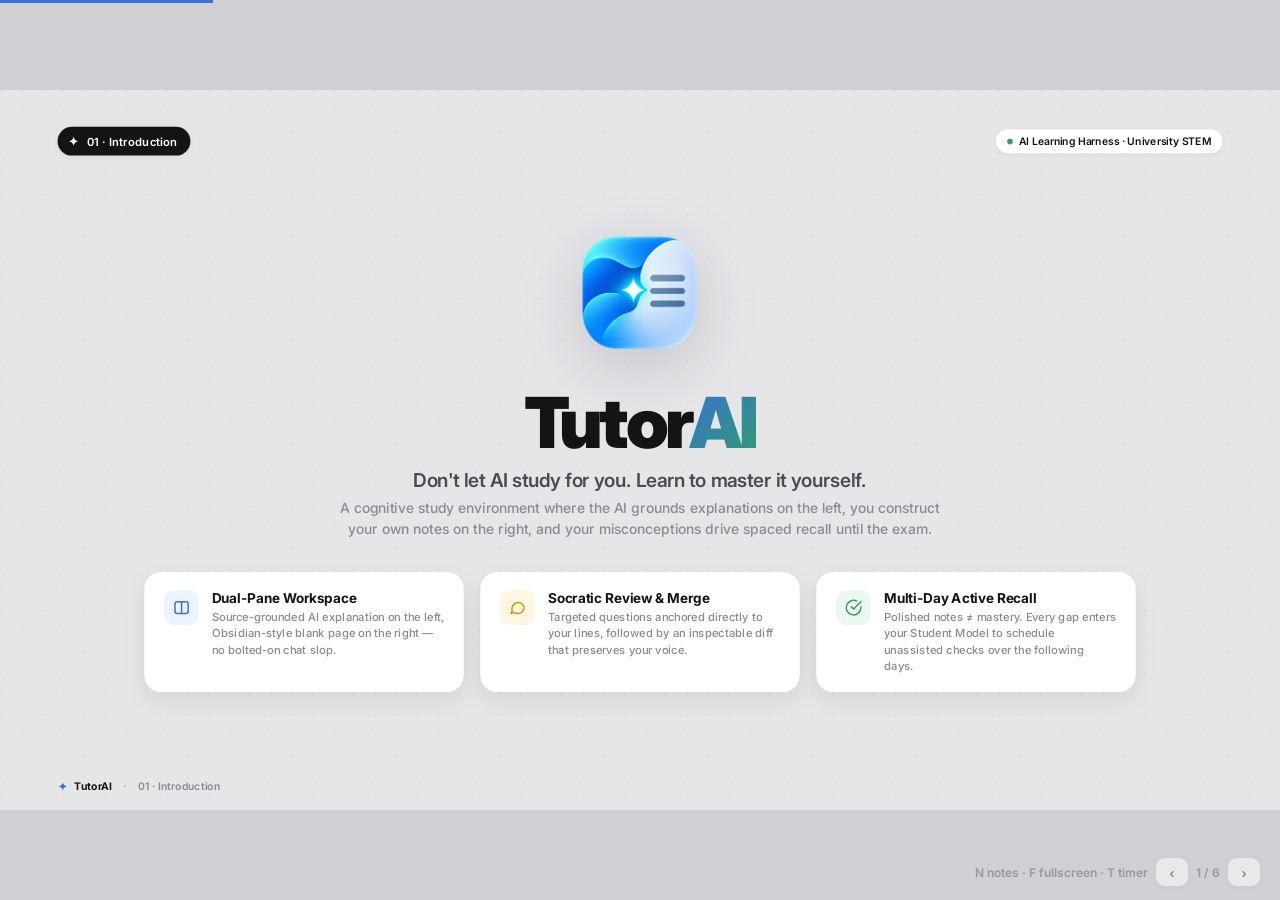
<file: docs/riferimenti/presentazione.html>
﻿<!DOCTYPE html>
<html lang="en">
<head>
<meta charset="UTF-8">
<link rel="icon" type="image/png" href="../../assets/logo.png">
<title>TutorAI — The AI Learning Harness</title>
<meta name="viewport" content="width=device-width, initial-scale=1">
<link rel="preconnect" href="https://fonts.googleapis.com">
<link rel="preconnect" href="https://fonts.gstatic.com" crossorigin>
<link href="https://fonts.googleapis.com/css2?family=Inter:wght@400;500;600;700;800;900&family=JetBrains+Mono:wght@400;500;700&display=swap" rel="stylesheet">
<style>
:root{
  --bg:#e6e6e9; --ink:#141416; --ink2:#4b4b52; --mute:#8a8a92; --faint:#a1a1aa; --line:#e2e2e6; --soft:#f6f6f7; --chip:#ececee;
  --blue:#3b6fd9; --blueS:#eef4ff; --red:#d9534f; --redS:#fceceb; --green:#2e9e6a; --greenS:#eef6f0; --greenI:#25603c;
  --amber:#cf9a12; --amberS:#fdf6e2; --amberI:#9a6b00;
  --f:Inter,system-ui,-apple-system,"Segoe UI",sans-serif; --m:"JetBrains Mono",Consolas,monospace;
  --sh:0 10px 28px rgba(20,20,25,.08); --shs:0 2px 8px rgba(20,20,25,.05); --shp:0 18px 44px rgba(20,20,25,.18);
}
*{box-sizing:border-box;margin:0;padding:0}
html,body{height:100%;overflow:hidden;background:#cfcfd4;font-family:var(--f);color:var(--ink);-webkit-font-smoothing:antialiased}
#stage{position:absolute;top:50%;left:50%;width:1600px;height:900px;transform-origin:center}
.slide{position:absolute;inset:0;padding:46px 72px 62px;overflow:hidden;
  background:radial-gradient(circle at 1px 1px,rgba(20,20,22,.05) 1px,transparent 0) 0 0/26px 26px,var(--bg);
  opacity:0;pointer-events:none;transition:opacity .45s ease;display:flex;flex-direction:column}
.slide.active{opacity:1;pointer-events:auto}
body.noanim *{transition:none!important;animation:none!important}

/* ---------- shared header & typography ---------- */
.toprow{display:flex;align-items:center;justify-content:space-between;gap:16px}
.kick{display:inline-flex;align-items:center;gap:10px;height:36px;padding:0 16px 0 13px;border-radius:18px;background:var(--ink);color:#fff;font-size:14px;font-weight:600;box-shadow:var(--shs)}
.kick svg{width:14px;height:14px;fill:#fff}
h1{font-size:47px;line-height:1.08;font-weight:800;letter-spacing:-.035em;margin-top:14px}
.blue{color:var(--blue)} .red{color:var(--red)} .green{color:var(--green)}
.sub{font-size:18.5px;color:var(--mute);font-weight:500;margin-top:7px;max-width:1180px;line-height:1.4}
.foot{position:absolute;left:72px;right:240px;bottom:22px;display:flex;align-items:center;gap:14px;font-size:13px;color:var(--mute);font-weight:600}
.foot .br{display:inline-flex;align-items:center;gap:8px;color:var(--ink);font-weight:700}
.foot .br svg{width:13px;height:13px;fill:var(--blue)}
.foot .sep{color:var(--faint)}

/* ---------- surfaces & chips ---------- */
.panel{background:var(--soft);border-radius:26px;box-shadow:var(--sh);padding:22px;position:relative}
.sheet{background:#fff;border-radius:20px;box-shadow:var(--shs);position:relative}
.chip{display:inline-flex;align-items:center;gap:8px;height:30px;padding:0 14px;border-radius:15px;font-size:13px;font-weight:600;white-space:nowrap}
.chip .d{width:7px;height:7px;border-radius:50%;background:currentColor;flex:none}
.chip.w{background:#fff;box-shadow:var(--shs);color:var(--ink)}
.chip.k{background:var(--ink);color:#fff}
.chip.g{background:var(--greenS);color:var(--greenI)}
.chip.r{background:var(--redS);color:var(--red)}
.chip.a{background:var(--amberS);color:var(--amberI)}
.chip.b{background:var(--blueS);color:var(--blue)}
.chip.n{background:var(--chip);color:var(--ink2);font-weight:500}
.num{width:32px;height:32px;border-radius:50%;background:var(--ink);color:#fff;display:grid;place-items:center;font-weight:700;font-size:14px;flex:none}
.num.bl{background:var(--blue)}
.num.rd{background:var(--red)}
.num.gr{background:var(--green)}
.steph{display:flex;gap:12px;align-items:center;margin-bottom:14px}
.steph b{display:block;font-size:18px;font-weight:700;letter-spacing:-.01em}
.steph span{display:block;font-size:13px;color:var(--mute);font-weight:500;margin-top:1px}
.mono{font-family:var(--m)}
.caret{display:inline-block;width:2px;height:1.15em;background:var(--blue);vertical-align:-.2em;margin-left:2px;border-radius:1px;animation:blink 1s steps(1) infinite}
@keyframes blink{50%{opacity:0}}
.arrowc{width:32px;height:32px;border-radius:50%;background:var(--ink);display:grid;place-items:center;box-shadow:var(--shs);flex:none}
.arrowc svg{width:15px;height:15px;stroke:#fff;fill:none;stroke-width:2.2;stroke-linecap:round;stroke-linejoin:round}

/* ---------- automatic cumulative animations per slide ---------- */
.cu{opacity:0;transform:translateY(14px)}
.cu.pop{transform:scale(.96) translateY(8px);transform-origin:20% 0}
.slide.active .cu{animation:cuIn .55s cubic-bezier(.2,.8,.2,1) var(--d,0s) forwards}
@keyframes cuIn{to{opacity:1;transform:none}}

.draw{stroke-dasharray:1;stroke-dashoffset:1}
.slide.active .draw{animation:draw 1.2s cubic-bezier(.6,0,.3,1) var(--d,.25s) forwards}
@keyframes draw{to{stroke-dashoffset:0}}

.growbar{transform-origin:left;transform:scaleX(0)}
.slide.active .growbar{animation:growX .8s cubic-bezier(.3,0,.2,1) var(--d,.3s) forwards}
@keyframes growX{to{transform:scaleX(1)}}

/* ================= SLIDE 1 · INTRO / COVER ================= */
.intro-wrap{flex:1;display:flex;flex-direction:column;justify-content:center;align-items:center;text-align:center;margin-top:-8px}
.logo-stage{position:relative;width:188px;height:188px;margin-bottom:24px;display:grid;place-items:center}
.logo-stage img{width:188px;height:188px;object-fit:contain;border-radius:36px;filter:drop-shadow(0 20px 38px rgba(20,20,28,.16))}
.orbit{transform-origin:94px 94px;animation:spinSlow 26s linear infinite}
@keyframes spinSlow{to{transform:rotate(360deg)}}
.intro-title{font-size:88px;font-weight:900;letter-spacing:-.045em;line-height:1;color:var(--ink)}
.intro-title span{background:linear-gradient(135deg,#3b6fd9 0%,#2e9e6a 100%);-webkit-background-clip:text;background-clip:text;color:transparent}
.intro-tag{margin-top:14px;font-size:24px;font-weight:600;color:var(--ink2);letter-spacing:-.015em}
.intro-sub{margin-top:8px;font-size:17.5px;color:var(--mute);font-weight:500;max-width:760px;line-height:1.5}
.intro-cards{display:grid;grid-template-columns:repeat(3,1fr);gap:20px;width:100%;max-width:1240px;margin-top:40px;text-align:left}
.icard{background:#fff;border-radius:22px;padding:22px 24px;box-shadow:var(--sh);display:flex;gap:16px;align-items:flex-start;border:1px solid rgba(20,20,22,.04)}
.icard .ic{width:44px;height:44px;border-radius:14px;display:grid;place-items:center;flex:none}
.icard .ic svg{width:22px;height:22px;fill:none;stroke-width:2;stroke-linecap:round;stroke-linejoin:round}
.icard b{display:block;font-size:17px;font-weight:700;letter-spacing:-.01em;color:var(--ink)}
.icard p{font-size:14px;color:var(--mute);font-weight:500;line-height:1.45;margin-top:4px}

/* ================= SLIDE 2 · PARADOX ================= */
.s1{display:grid;grid-template-columns:1.42fr 1fr;gap:26px;margin-top:22px;height:510px}
.s1 .hrow{display:flex;justify-content:space-between;align-items:center;margin-bottom:14px}
.s1 .hrow em{font-style:normal;font-size:13.5px;color:var(--mute);font-weight:600}
.s1 .chart{padding:16px;height:422px;display:flex;align-items:center}
.s1 svg text{font-family:var(--f)}
.flow{display:flex;flex-direction:column;align-items:center;gap:10px}
.fcard{width:100%;border-radius:18px;padding:16px 18px;display:flex;align-items:center;gap:15px;min-height:88px}
.fcard b{display:block;font-size:17px;font-weight:700}
.fcard small{display:block;font-size:13px;margin-top:3px;font-weight:500}
.fcard.c1{background:#fff;box-shadow:var(--shs)} .fcard.c1 small{color:var(--mute)}
.fcard.c2{background:var(--ink);color:#fff;box-shadow:var(--shp)} .fcard.c2 small{color:var(--faint)}
.fcard.c3{border:2px dashed #cfcfd6;background:rgba(255,255,255,.45)} .fcard.c3 b{color:var(--ink2)} .fcard.c3 small{color:var(--red)}
.tile{width:52px;height:52px;border-radius:14px;display:grid;place-items:center;flex:none}
.tile svg{width:26px;height:26px}
.docsk{margin-left:auto;width:84px;display:flex;flex-direction:column;gap:6px}
.docsk i{display:block;height:5px;border-radius:3px;background:rgba(255,255,255,.28)}
.bottom-bar{margin-top:18px;height:62px;padding:0 28px;border-radius:31px;background:var(--ink);color:#fff;display:flex;align-items:center;justify-content:space-between;box-shadow:var(--shp);font-size:19px;font-weight:700}
.bottom-bar .lft{display:flex;align-items:center;gap:12px}
.bottom-bar svg{width:18px;height:18px;fill:#fff;flex:none}
.bottom-bar .g{color:#7fd6a9} .bottom-bar .r{color:#ff8f8a}
.bottom-bar .rgt{display:flex;align-items:center;gap:8px;font-size:14px;font-weight:600;color:var(--faint)}

/* ================= SLIDE 3 · IMPROVED COGNITIVE METHOD & FOCUS ================= */
.s3-grid{display:grid;grid-template-columns:430px 1fr;gap:24px;margin-top:20px;height:462px}
.trap-card{background:var(--soft);border-radius:26px;box-shadow:var(--sh);padding:20px 22px;display:flex;flex-direction:column;border:1px solid rgba(217,83,79,.15)}
.trap-flow{background:#fff;border-radius:18px;padding:14px 16px;box-shadow:var(--shs);flex:1;display:flex;flex-direction:column;gap:10px}
.bub{border-radius:12px;padding:8px 13px;font-size:13px;font-weight:600}
.bub.u{background:var(--ink);color:#fff;margin-left:auto;width:max-content;border-bottom-right-radius:3px}
.bub.a{background:var(--soft);border-bottom-left-radius:3px;display:flex;flex-direction:column;gap:6px;padding:12px}
.bub.a .tag{font-size:11px;color:var(--mute);font-weight:700;letter-spacing:.04em;text-transform:uppercase;margin-bottom:2px}
.wl{height:6px;border-radius:3px;background:#d4d4dc}
.trap-vs{display:grid;grid-template-columns:1fr 1fr;gap:10px;margin-top:auto}
.trap-box{border-radius:14px;padding:11px 12px;display:flex;align-items:center;gap:10px}
.trap-box.bad{background:var(--redS)}
.trap-box.statbox{background:var(--soft);border:1px solid var(--line)}
.trap-box .ic{width:34px;height:34px;border-radius:10px;background:#fff;display:grid;place-items:center;flex:none;box-shadow:var(--shs)}
.trap-box .ic svg{width:18px;height:18px;stroke:var(--red);fill:none;stroke-width:1.9;stroke-linecap:round;stroke-linejoin:round}
.trap-box b{display:block;font-size:13px;color:var(--red);line-height:1.2}
.trap-box small{display:block;font-size:11.5px;color:var(--ink2);font-weight:500;margin-top:2px}
.stat-num{font-size:28px;font-weight:800;color:var(--ink);letter-spacing:-.03em;line-height:1}

.engine-card{background:var(--soft);border-radius:26px;box-shadow:var(--sh);padding:20px 24px;display:flex;flex-direction:column;gap:14px}
.eng-top{display:grid;grid-template-columns:1.12fr 1fr;gap:16px;flex:1}
.eng-box{background:#fff;border-radius:20px;padding:16px 18px;box-shadow:var(--shs);display:flex;flex-direction:column}
.eng-head{display:flex;align-items:center;justify-content:space-between;margin-bottom:10px}
.eng-head .l{display:flex;align-items:center;gap:9px;font-size:15.5px;font-weight:700}
.eng-head .sci{font-size:11px;font-weight:700;padding:3px 9px;border-radius:99px;background:var(--blueS);color:var(--blue)}
.paths-2{display:grid;grid-template-columns:1fr 1fr;gap:10px;flex:1}
.pcard{border-radius:15px;padding:13px 14px;display:flex;flex-direction:column;gap:5px}
.pcard.l{background:var(--soft);border:1px solid var(--line)}
.pcard.r{background:var(--ink);color:#fff}
.pcard .top{display:flex;align-items:center;justify-content:space-between}
.pcard .top b{font-size:14.5px;font-weight:700}
.pcard p{font-size:12px;line-height:1.4;font-weight:500;color:var(--mute)}
.pcard.r p{color:var(--faint)}
.pcard .pill-mini{margin-top:auto;font-size:11px;font-weight:700;padding:3px 8px;border-radius:6px;width:max-content}
.pcard.l .pill-mini{background:var(--blueS);color:var(--blue)}
.pcard.r .pill-mini{background:rgba(255,255,255,.14);color:#7fd6a9}
.unit-strip{margin-top:10px;padding-top:10px;border-top:1px solid var(--line);display:flex;align-items:center;justify-content:space-between;gap:10px}
.unit-strip span{font-size:12px;font-weight:600;color:var(--ink2);white-space:nowrap}
.bks{display:flex;gap:5px;flex:1}
.bk{height:25px;padding:0 8px;border-radius:7px;display:grid;place-items:center;font-size:11.5px;font-weight:700;background:var(--soft);color:var(--faint);border:1px solid var(--line);flex:1}
.bk.done{background:var(--greenS);color:var(--greenI);border-color:transparent}
.bk.cur{background:var(--blue);color:#fff;border-color:transparent}

.fade-list{display:flex;flex-direction:column;gap:11px;flex:1;justify-content:center}
.lv{display:grid;grid-template-columns:1fr;gap:4px}
.lv .top{display:flex;justify-content:space-between;align-items:center;font-size:13px;font-weight:700}
.lv .top em{font-style:normal;font-size:11.5px;color:var(--blue);font-weight:700;font-family:var(--m)}
.lv .tr{height:8px;border-radius:4px;background:var(--chip);overflow:hidden}
.lv .tr i{display:block;height:100%;border-radius:4px;background:linear-gradient(90deg,var(--blue),#2e9e6a)}
.lv small{font-size:12px;color:var(--mute);font-weight:500}

/* Bottom psychology + active role loop bar */
.loop-bar{margin-top:16px;height:78px;background:#fff;border-radius:39px;box-shadow:var(--sh);display:flex;align-items:center;padding:0 16px;gap:6px}
.jn{display:flex;align-items:center;gap:10px;padding:7px 14px 7px 9px;border-radius:30px}
.jn .ic{width:40px;height:40px;border-radius:50%;background:var(--soft);display:grid;place-items:center;flex:none}
.jn .ic svg{width:18px;height:18px;stroke:var(--ink2);fill:none;stroke-width:1.8;stroke-linecap:round;stroke-linejoin:round}
.jn b{display:block;font-size:10px;letter-spacing:.07em;text-transform:uppercase;color:var(--mute);font-weight:700}
.jn span{display:block;font-size:14.5px;font-weight:700;margin-top:1px;white-space:nowrap}
.jn.on{background:var(--ink);color:#fff}
.jn.on .ic{background:rgba(255,255,255,.14)} .jn.on .ic svg{stroke:#fff} .jn.on b{color:#8fb2ff}
.jl{flex:1;height:2px;background:repeating-linear-gradient(90deg,#cfcfd6 0 6px,transparent 6px 12px);min-width:10px}

/* ================= SLIDE 4 · DUAL-PANE APP ================= */
.app{display:grid;grid-template-columns:72px 1fr 1fr;gap:14px;margin-top:18px;height:626px;position:relative}
.rail{background:#161618;border-radius:26px;box-shadow:var(--sh);display:flex;flex-direction:column;align-items:center;padding:16px 0 18px;gap:6px}
.grip{display:grid;grid-template-columns:4px 4px;gap:4px;margin-bottom:8px}.grip i{width:3px;height:3px;border-radius:50%;background:#76767f}
.rail .logo{width:22px;height:22px;fill:#fff;margin-bottom:12px}
.rb{width:56px;height:54px;border-radius:15px;display:flex;flex-direction:column;align-items:center;justify-content:center;gap:4px;color:var(--faint);font-size:10.5px;font-weight:500}
.rb svg{width:19px;height:19px;stroke:currentColor;fill:none;stroke-width:1.7;stroke-linecap:round;stroke-linejoin:round}
.rb.on{background:#fff;color:var(--ink);font-weight:600;box-shadow:var(--shs)}
.rail .pg{margin-top:auto;text-align:center;color:#fff;font-weight:700;font-size:14px;line-height:1.2}
.rail .pg small{display:block;color:var(--faint);font-size:10px;font-weight:500}
.rail .tg{width:38px;height:56px;border-radius:19px;background:rgba(255,255,255,.08);display:flex;justify-content:center;padding-top:5px;margin-top:10px}
.rail .tg i{width:28px;height:28px;border-radius:50%;background:#fff;display:grid;place-items:center}
.rail .tg i::after{content:"";width:8px;height:8px;border-radius:50%;border:1.7px solid var(--ink)}
.lpane{background:var(--soft);border-radius:26px;box-shadow:var(--sh);padding:16px 18px 18px;display:flex;flex-direction:column;gap:12px}
.lpane .pills{display:flex;gap:8px;align-items:center}
.lpane .sheet{flex:1;padding:22px 26px;display:flex;flex-direction:column}
.ai h3{font-size:23px;font-weight:700;letter-spacing:-.02em;margin-bottom:8px}
.ai p{font-size:14.5px;line-height:1.58;color:var(--ink2)}
.ai .cite{font-family:var(--m);font-size:11px;font-weight:600;color:var(--blue);background:var(--blueS);border-radius:6px;padding:2px 6px;margin-left:4px;vertical-align:1px}
.schema{margin:12px 0;border-radius:14px;background:var(--soft);border:1px solid var(--line);padding:6px 10px}
.schema text{font-family:var(--m)}
.sel{font-size:15px;font-weight:600;line-height:1.5;color:var(--ink);padding:6px 8px;margin:0 -8px;border-radius:8px;
  background:linear-gradient(rgba(59,111,217,.15),rgba(59,111,217,.15)) no-repeat 0 0/0% 100%;
  border-bottom:2px solid transparent}
.slide.active .sel{animation:selHl .7s cubic-bezier(.6,0,.3,1) .45s forwards}
@keyframes selHl{to{background-size:100% 100%;border-bottom-color:var(--blue)}}
.popup{position:relative;margin-top:12px;background:#fff;border:1px solid var(--line);border-radius:18px;padding:14px 16px;box-shadow:var(--shp)}
.popup::before{content:"";position:absolute;top:-8px;left:72px;width:13px;height:13px;background:#fff;border-left:1px solid var(--line);border-top:1px solid var(--line);transform:rotate(45deg)}
.popup .tl{font-size:10.5px;font-weight:700;letter-spacing:.05em;color:var(--mute);margin-bottom:8px}
.popup .chips{display:flex;gap:7px;margin-bottom:10px;flex-wrap:wrap}
.popup .chips .chip{height:29px;font-size:12.5px;padding:0 12px}
.popup .in{background:var(--soft);border-radius:10px;padding:9px 12px;font-size:13.5px;color:var(--ink2);font-weight:500}
.popup .ft{display:flex;align-items:center;justify-content:space-between;margin-top:10px;font-size:12.5px;color:var(--mute);font-weight:500}
.btnk{height:28px;padding:0 14px;border-radius:14px;background:var(--ink);color:#fff;font-size:12.5px;font-weight:600;display:inline-flex;align-items:center;gap:6px}
.rpane{background:#fff;border-radius:26px;box-shadow:var(--sh);padding:18px 30px 22px;display:flex;flex-direction:column}
.obar{display:flex;align-items:center;justify-content:space-between;padding-bottom:12px;border-bottom:1.5px solid var(--chip)}
.obar .p{font-family:var(--m);font-size:12.5px;color:var(--mute)}
.obar .chip{background:var(--soft);color:var(--ink2);height:28px;font-size:12px}
.obar .chip .d{color:var(--green)}
.obs{padding-top:18px;flex:1}
.obs .h1{font-size:27px;font-weight:700;letter-spacing:-.02em;margin-bottom:12px}
.obs .h2{font-size:17.5px;font-weight:700;margin:12px 0 4px;display:flex;align-items:center;gap:8px}
.obs .h2 i{font-family:var(--m);font-style:normal;font-size:13px;color:var(--mute);font-weight:600}
.obs .li{font-size:15px;line-height:1.9;color:var(--ink2);padding-left:4px}
.obs .li.me{color:var(--ink);font-weight:600}
.obs .ph{font-size:14px;font-style:italic;color:var(--faint);margin-top:14px}
.guard{display:flex;gap:8px;margin-bottom:12px}
.donebar{height:54px;border-radius:27px;background:var(--ink);color:#fff;display:flex;align-items:center;justify-content:center;font-size:15.5px;font-weight:600;box-shadow:var(--shs);position:relative}
.donebar .go{position:absolute;right:10px;width:36px;height:36px;border-radius:50%;background:var(--green);display:grid;place-items:center}
.donebar .go svg{width:17px;height:17px;stroke:#fff;fill:none;stroke-width:2.2;stroke-linecap:round;stroke-linejoin:round}

/* ================= SLIDE 5 · SOCRATIC REVIEW & MERGE ================= */
.s4{display:grid;grid-template-columns:1fr 1fr;gap:36px;margin-top:20px;height:598px;position:relative}
.s4 .panel{display:flex;flex-direction:column}
.s4 .sheet{flex:1;padding:18px 26px;overflow:hidden}
.s4 .mid{position:absolute;left:50%;top:50%;transform:translate(-50%,-50%);z-index:3}
.note .li{font-size:14.5px;line-height:1.8;color:var(--ink2)}
.note .h1{font-size:23px;font-weight:700;letter-spacing:-.02em;margin:12px 0 4px}
.note .h2{font-size:16px;font-weight:700;margin-top:8px;display:flex;gap:8px;align-items:center}
.note .h2 i{font-family:var(--m);font-style:normal;font-size:12.5px;color:var(--mute)}
.mk{display:flex;align-items:center;gap:8px;margin:6px 0 0;padding:6px 10px;border-radius:8px;font-size:14.5px;font-weight:600;color:var(--ink);
  background:rgba(207,154,18,.18);border-bottom:2px dashed var(--amber)}
.mk .bdg{width:20px;height:20px;border-radius:50%;background:var(--amber);color:#fff;font-size:11px;font-weight:800;display:grid;place-items:center;flex:none}
.dpop{position:relative;margin-top:12px;background:var(--ink);border-radius:18px;padding:16px 18px;box-shadow:var(--shp);color:#fff}
.dpop::before{content:"";position:absolute;top:-7px;left:64px;width:13px;height:13px;background:var(--ink);transform:rotate(45deg)}
.dpop .tl{display:flex;align-items:center;gap:8px;font-size:11px;font-weight:700;letter-spacing:.05em;color:#f0c24d}
.dpop .tl i{width:7px;height:7px;border-radius:50%;background:var(--amber)}
.dpop .qq{font-size:15px;font-weight:500;line-height:1.48;margin-top:7px}
.dpop .qq span{color:var(--faint)}
.dpop .rep{margin-top:12px;background:#26262b;border-radius:12px;padding:10px 13px;font-size:14px;color:#ececef;display:flex;align-items:center;gap:10px;min-height:44px}
.dpop .rep .t{flex:1}
.dpop .send{height:26px;padding:0 13px;border-radius:13px;background:var(--green);font-size:12px;font-weight:700;display:grid;place-items:center;flex:none}
.inv{font-size:13px;color:var(--faint);font-weight:500;display:flex;align-items:center;gap:8px;margin-top:6px}
.inv i{font-style:normal;font-family:var(--m);font-size:11px;background:var(--soft);border-radius:6px;padding:2px 7px;color:var(--mute)}
.del{margin-top:8px;background:var(--redS);border-radius:8px;padding:6px 10px;font-size:14px;color:var(--red);text-decoration:line-through;font-weight:500}
.add{margin-top:8px;background:var(--greenS);border:1.5px solid var(--green);border-radius:12px;padding:10px 14px;font-size:14px;line-height:1.52;color:var(--ink)}
.add b{display:block;color:var(--greenI);font-size:13px;margin-bottom:2px}
.add .cite{font-family:var(--m);font-size:11px;font-weight:600;color:var(--blue);background:#fff;border-radius:6px;padding:2px 6px;margin-left:4px}
.mbtns{display:flex;gap:8px;margin-top:14px;align-items:center}
.mbtns .btnk{height:36px;padding:0 18px;font-size:13.5px;border-radius:18px}
.mbtns .btnr{height:36px;padding:0 16px;border-radius:18px;background:var(--redS);color:var(--red);font-size:13.5px;font-weight:600;display:inline-flex;align-items:center}
.mbtns .btng{height:36px;padding:0 16px;border-radius:18px;background:var(--chip);color:var(--ink2);font-size:13.5px;font-weight:600;display:inline-flex;align-items:center}
.lacuna{margin-top:12px}

/* ================= SLIDE 6 · RECALL & MASTERY ================= */
.s5{display:grid;grid-template-columns:1fr 1.12fr;gap:24px;margin-top:20px;height:496px}
.s5 .quiz{padding:20px 24px;flex:1;display:flex;flex-direction:column}
.s5 .qtext{font-size:19px;font-weight:700;line-height:1.42;letter-spacing:-.01em;margin:14px 0 4px}
.s5 .qtext span{display:block;font-size:15px;font-weight:500;color:var(--ink2);line-height:1.55;margin-bottom:2px}
.qopt{border-radius:13px;background:var(--soft);padding:12px 15px;font-size:15px;color:var(--ink2);font-weight:500;margin-top:9px;display:flex;align-items:center;gap:12px;cursor:pointer;transition:all .2s;border:1.5px solid transparent}
.qopt:hover{background:#efeff2}
.qopt .l{width:25px;height:25px;border-radius:7px;background:#fff;display:grid;place-items:center;font-family:var(--m);font-size:12px;font-weight:700;color:var(--mute);box-shadow:var(--shs);flex:none}
.qopt.right{background:var(--greenS);border-color:var(--green);color:var(--greenI);font-weight:700}
.qopt.right .l{background:var(--green);color:#fff}
.qopt.wrong{background:var(--redS);border-color:var(--red);color:var(--red)}
.qopt.wrong .l{background:var(--red);color:#fff}
.fb{margin-top:10px;font-size:13.5px;font-weight:500;color:var(--mute);min-height:20px}
.fb b{color:var(--greenI)}
.nextq{margin-top:auto;padding-top:12px;border-top:1.5px solid var(--chip);font-size:13px;color:var(--mute);font-weight:500;display:flex;align-items:center;gap:8px}
.rcol{display:flex;flex-direction:column;gap:16px}
.rcol .panel{padding:16px 20px}
.rcol .ttl{display:flex;justify-content:space-between;align-items:center;margin-bottom:8px}
.rcol .ttl b{font-size:16.5px;font-weight:700}
.chart5 text{font-family:var(--f)}
.mrow{display:grid;grid-template-columns:190px 1fr 176px;gap:14px;align-items:center;padding:5px 0;font-size:14.5px;font-weight:600}
.mrow + .mrow{border-top:1px solid var(--chip)}
.trk{display:grid;grid-template-columns:repeat(4,1fr);gap:5px}
.trk i{height:8px;border-radius:4px;background:var(--chip)}
.trk i.on{background:var(--c)}
.mrow .chip{justify-content:center;height:27px;font-size:12px}
.closing{margin-top:18px;height:74px;border-radius:37px;background:var(--ink);color:#fff;display:flex;align-items:center;justify-content:center;gap:16px;box-shadow:var(--shp);font-size:24px;font-weight:700;letter-spacing:-.015em}
.closing svg{width:20px;height:20px;fill:#fff;flex:none}
.closing .s{color:var(--faint);font-weight:500}
.closing .hl{background:linear-gradient(90deg,#8fb2ff,#7fd6a9);-webkit-background-clip:text;background-clip:text;color:transparent}

/* ---------- nav, notes & timer ---------- */
#tm{font-family:var(--m);font-size:12px;display:none;background:#fff;border-radius:9px;padding:6px 10px;box-shadow:var(--shs);color:var(--ink)}
#tm.show{display:inline-block}
#tm.over{color:var(--red)}
#nav{position:fixed;bottom:14px;right:20px;display:flex;gap:8px;align-items:center;z-index:50;font:600 12px var(--f);color:#6b6b73;opacity:.55;transition:opacity .2s}
#nav:hover{opacity:1}
#nav button{background:#fff;border:0;box-shadow:var(--shs);color:var(--ink);border-radius:9px;width:32px;height:28px;cursor:pointer;font-size:15px}
#notes{position:fixed;left:0;right:0;bottom:0;background:rgba(20,20,22,.96);color:#ececef;padding:18px 28px 48px;font:500 17px/1.55 var(--f);display:none;z-index:40;max-height:42vh;overflow:auto}
#notes.show{display:block}
#notes b{display:block;color:#8fb2ff;font-size:12px;letter-spacing:.14em;text-transform:uppercase;margin-bottom:6px}
#notes em{color:#f0c24d;font-style:normal;font-weight:700}
#bar{position:fixed;top:0;left:0;height:3px;background:var(--blue);z-index:50;transition:width .4s}

@media print{
  #tm,#nav,#notes,#bar{display:none!important}
  html,body{overflow:visible;background:var(--bg)}
  #stage{position:static;transform:none!important}
  .slide{position:relative;opacity:1!important;page-break-after:always;height:900px}
  .cu{opacity:1!important;transform:none!important;animation:none!important}
  .draw{stroke-dashoffset:0!important;animation:none!important}
  .growbar{transform:scaleX(1)!important;animation:none!important}
  .sel{background-size:100% 100%!important;border-bottom-color:var(--blue)!important}
  @page{size:1600px 900px;margin:0}
}
</style>
</head>
<body class="noanim">
<svg width="0" height="0" style="position:absolute">
  <symbol id="star" viewBox="0 0 24 24"><path d="M12 2c.6 5.5 4.5 9.4 10 10-5.5.6-9.4 4.5-10 10-.6-5.5-4.5-9.4-10-10 5.5-.6 9.4-4.5 10-10z"/></symbol>
  <symbol id="arr" viewBox="0 0 16 16"><path d="M3 8h10M9 4l4 4-4 4"/></symbol>
  <marker id="ahb" viewBox="0 0 10 10" refX="8" refY="5" markerWidth="7" markerHeight="7" orient="auto-start-reverse"><path d="M0 0L10 5L0 10z" fill="#3b6fd9"/></marker>
</svg>

<div id="bar"></div>
<div id="stage">

<!-- ======================================================= SLIDE 1 · INTRO / COVER -->
<section class="slide" data-notes="Hi everyone, we are presenting <em>TutorAI</em> — an AI Learning Harness designed for university STEM students. Instead of generating passive summaries or bolting a chatbot onto a PDF, TutorAI is an active dual-pane study workspace built on cognitive psychology that guides you from the first lecture to independent exam mastery.">
  <div class="toprow">
    <span class="kick"><svg><use href="#star"/></svg>01 · Introduction</span>
    <span class="chip w"><span class="d" style="color:var(--green)"></span>AI Learning Harness · University STEM</span>
  </div>

  <div class="intro-wrap">
    <!-- Logo TutorAI fornito dall autore -->
    <div class="logo-stage cu" style="--d:.05s">
      <img src="../../assets/logo.png" alt="Logo TutorAI" width="188" height="188">
    </div>

    <div class="intro-title cu" style="--d:.18s">Tutor<span>AI</span></div>
    <div class="intro-tag cu" style="--d:.28s">Don't let AI study for you. Learn to master it yourself.</div>
    <p class="intro-sub cu" style="--d:.36s">A cognitive study environment where the AI grounds explanations on the left, you construct your own notes on the right, and your misconceptions drive spaced recall until the exam.</p>

    <div class="intro-cards">
      <div class="icard cu" style="--d:.48s">
        <div class="ic" style="background:var(--blueS)"><svg viewBox="0 0 24 24" stroke="#3b6fd9"><rect x="3" y="4" width="18" height="16" rx="3"/><path d="M12 4v16"/></svg></div>
        <div><b>Dual-Pane Workspace</b><p>Source-grounded AI explanation on the left, Obsidian-style blank page on the right — no bolted-on chat slop.</p></div>
      </div>
      <div class="icard cu" style="--d:.62s">
        <div class="ic" style="background:var(--amberS)"><svg viewBox="0 0 24 24" stroke="#cf9a12"><path d="M21 11.5a8.4 8.4 0 0 1-9 8.4 8.5 8.5 0 0 1-4.8-1.5L3 20l1.6-4.2A8.4 8.4 0 1 1 21 11.5z"/></svg></div>
        <div><b>Socratic Review &amp; Merge</b><p>Targeted questions anchored directly to your lines, followed by an inspectable diff that preserves your voice.</p></div>
      </div>
      <div class="icard cu" style="--d:.76s">
        <div class="ic" style="background:var(--greenS)"><svg viewBox="0 0 24 24" stroke="#2e9e6a"><path d="M22 11.1V12a10 10 0 1 1-5.9-9.1"/><path d="M22 4 12 14.01l-3-3"/></svg></div>
        <div><b>Multi-Day Active Recall</b><p>Polished notes ≠ mastery. Every gap enters your Student Model to schedule unassisted checks over the following days.</p></div>
      </div>
    </div>
  </div>

  <div class="foot"><span class="br"><svg><use href="#star"/></svg>TutorAI</span><span class="sep">·</span><span>01 · Introduction</span></div>
</section>

<!-- ======================================================= SLIDE 2 · PARADOX -->
<section class="slide" data-notes="We started from a paradox demonstrated by a 2025 study: students using ChatGPT score <em>48% higher</em> on exercises done with AI, but drop <em>17% lower</em> when they face the exam alone. Why? Because today you upload 50 pages of slides and get a ready-made summary in one click… but the AI did all the cognitive work while the student read passively. Traditional AI helps you answer, not learn — TutorAI flips this by optimizing what the student can understand, remember, and apply independently.">
  <div class="toprow">
    <span class="kick"><svg><use href="#star"/></svg>02 · The Problem</span>
    <span class="chip w"><span class="d" style="color:var(--blue)"></span>North Star: Understand, remember &amp; apply alone</span>
  </div>
  <h1>The AI paradox: <span class="blue">answering ≠ learning</span></h1>
  <p class="sub">When AI generates ready-made notes, students experience an illusion of competence without building mental models.</p>

  <div class="s1">
    <div class="panel cu" style="--d:.1s">
      <div class="hrow"><span class="chip w"><span class="d" style="color:var(--red)"></span>ChatGPT / General-purpose AI</span><em>Bastani et al., 2025</em></div>
      <div class="sheet chart">
        <svg viewBox="0 0 840 370" width="100%" style="display:block">
          <g stroke="#ececee" stroke-width="1">
            <line x1="40" y1="80" x2="800" y2="80"/><line x1="40" y1="155" x2="800" y2="155"/><line x1="40" y1="305" x2="800" y2="305"/>
          </g>
          <polygon class="cu" style="--d:.55s" points="210,78 518,230 210,230" fill="#2e9e6a" fill-opacity=".13"/>
          <polygon class="cu" style="--d:.85s" points="518,230 635,288 635,230" fill="#d9534f" fill-opacity=".16"/>
          <line x1="40" y1="230" x2="800" y2="230" stroke="#8a8a92" stroke-width="2" stroke-dasharray="7 6"/>
          <text x="800" y="220" text-anchor="end" font-size="13.5" font-weight="600" fill="#8a8a92">Baseline (no AI) = 0%</text>
          <path class="draw" style="--d:.2s" pathLength="1" d="M210 78 L635 288" stroke="#141416" stroke-width="4.5" stroke-linecap="round" fill="none"/>
          <circle class="cu" style="--d:.2s" cx="210" cy="78" r="11" fill="#2e9e6a" stroke="#fff" stroke-width="4"/>
          <circle class="cu" style="--d:.95s" cx="635" cy="288" r="11" fill="#d9534f" stroke="#fff" stroke-width="4"/>
          <g class="cu" style="--d:.25s">
            <text x="234" y="28" font-size="15.5" font-weight="600" fill="#8a8a92">During exercises, assisted by AI</text>
            <text x="232" y="74" font-size="58" font-weight="800" letter-spacing="-2" fill="#2e9e6a">+48%</text>
          </g>
          <text class="cu" style="--d:.65s" x="230" y="216" font-size="14.5" font-weight="600" font-style="italic" fill="#25603c">Illusion of competence</text>
          <g class="cu" style="--d:1s">
            <text x="610" y="346" text-anchor="end" font-size="58" font-weight="800" letter-spacing="-2" fill="#d9534f">−17%</text>
            <text x="610" y="368" text-anchor="end" font-size="15.5" font-weight="600" fill="#8a8a92">At the exam, unassisted</text>
            <text x="654" y="274" font-size="14.5" font-weight="600" font-style="italic" fill="#d9534f">Cognitive offloading</text>
          </g>
        </svg>
      </div>
    </div>

    <div class="panel cu" style="--d:.3s">
      <div class="steph"><div class="num">?</div><div><b>Who really did the cognitive work?</b><span>Why standard chatbots induce passive study</span></div></div>
      <div class="flow">
        <div class="fcard c1 cu" style="--d:.45s">
          <div class="tile" style="background:var(--redS)"><svg viewBox="0 0 24 24" fill="none" stroke="#d9534f" stroke-width="1.8" stroke-linecap="round" stroke-linejoin="round"><path d="M14 3H7a2 2 0 0 0-2 2v14a2 2 0 0 0 2 2h10a2 2 0 0 0 2-2V8z"/><path d="M14 3v5h5M9 13h6M9 17h4"/></svg></div>
          <div><b>1. Upload course slides</b><small>Lecture_05.pdf · 48 pages</small></div>
        </div>
        <div class="arrowc cu" style="--d:.58s"><svg style="transform:rotate(90deg)"><use href="#arr"/></svg></div>
        <div class="fcard c2 cu" style="--d:.68s">
          <div class="tile" style="background:rgba(255,255,255,.12)"><svg viewBox="0 0 24 24" fill="#fff"><use href="#star"/></svg></div>
          <div><b>2. The AI does the thinking</b><small>Instant summary &amp; polished notes in 1 click</small></div>
          <div class="docsk"><i></i><i style="width:80%"></i><i></i><i style="width:60%"></i></div>
        </div>
        <div class="arrowc cu" style="--d:.82s"><svg style="transform:rotate(90deg)"><use href="#arr"/></svg></div>
        <div class="fcard c3 cu" style="--d:.92s">
          <div class="tile" style="background:var(--chip)"><svg viewBox="0 0 24 24" fill="none" stroke="#8a8a92" stroke-width="1.8" stroke-linecap="round"><circle cx="12" cy="8" r="4"/><path d="M4 21c1.5-4 4.5-6 8-6s6.5 2 8 6"/></svg></div>
          <div><b>3. Passive student</b><small>Reads fluently · zero generative effort</small></div>
        </div>
      </div>
    </div>
  </div>

  <div class="bottom-bar cu" style="--d:1.15s">
    <div class="lft"><svg><use href="#star"/></svg><span>Traditional AI helps you <span class="g">answer</span>, not <span class="r">learn</span>.</span></div>
    <div class="rgt">TutorAI optimizes what you can <span class="chip k" style="background:rgba(255,255,255,.12);height:28px;font-size:12.5px">understand · retain · apply alone</span></div>
  </div>
  <div class="foot"><span class="br"><svg><use href="#star"/></svg>TutorAI</span><span class="sep">·</span><span>02 · The AI Paradox</span></div>
</section>

<!-- ======================================================= SLIDE 3 · COGNITIVE METHOD & ANTI-DOOMSCROLLING (IMPROVED) -->
<section class="slide" data-notes="There is also a second problem: when you ask a chatbot for a long explanation, while it streams a wall of text your attention drops, <em>you grab your phone and start doomscrolling</em>. TutorAI replaces passive waiting with a method grounded in cognitive psychology: short conceptual units across two pathways — <em>Lecture by Lecture</em> and <em>Exam Preparation</em> — adaptive <em>Guidance Fading</em> as your mastery grows, and continuous role-switching that keeps your mind active.">
  <div class="toprow">
    <span class="kick"><svg><use href="#star"/></svg>03 · Psychological Method &amp; Focus</span>
    <div style="display:flex;gap:8px">
      <span class="chip w"><span class="d" style="color:var(--blue)"></span>Cognitive Load Theory</span>
      <span class="chip w"><span class="d" style="color:var(--amber)"></span>Self-Explanation (ICAP)</span>
      <span class="chip w"><span class="d" style="color:var(--green)"></span>Guidance Fading (Sweller)</span>
      <span class="chip w"><span class="d" style="color:var(--red)"></span>Step Tutoring (d = 0.76)</span>
    </div>
  </div>
  <h1>Built on <span class="blue">cognitive science</span>, designed against doomscrolling</h1>
  <p class="sub">Replacing passive walls of text with short conceptual units, adaptive scaffolding, and continuous cognitive stimuli.</p>

  <div class="s3-grid">
    <!-- LEFT: THE ATTENTION TRAP -->
    <div class="trap-card cu" style="--d:.12s">
      <div class="steph"><div class="num rd">✕</div><div><b>The Chatbot Attention Trap</b><span>Why long AI generations lead to doomscrolling</span></div></div>
      <div class="trap-flow">
        <div class="bub u">“Explain Lamport clocks &amp; happens-before”</div>
        <div class="bub a">
          <div class="tag">AI streams a 600-word wall of text…</div>
          <i class="wl growbar" style="width:96%;--d:.25s"></i>
          <i class="wl growbar" style="width:88%;--d:.35s"></i>
          <i class="wl growbar" style="width:93%;--d:.45s"></i>
          <i class="wl growbar" style="width:74%;--d:.55s"></i>
          <i class="wl growbar" style="width:91%;--d:.65s"></i>
        </div>
        <div class="trap-vs cu" style="--d:.75s">
          <div class="trap-box bad">
            <div class="ic"><svg viewBox="0 0 24 24"><rect x="7" y="2.5" width="10" height="19" rx="2.5"/><path d="M11 18.5h2"/></svg></div>
            <div><b>Phone grab</b><small>Idle wait → doomscrolling</small></div>
          </div>
          <div class="trap-box statbox">
            <div>
              <div class="stat-num">47 s</div>
              <small>avg focus before task-switching (Mark, UCI)</small>
            </div>
          </div>
        </div>
      </div>
    </div>

    <!-- RIGHT: TUTORAI COGNITIVE ENGINE -->
    <div class="engine-card cu" style="--d:.32s">
      <div class="steph" style="margin-bottom:2px"><div class="num bl">✓</div><div><b>The TutorAI Cognitive Engine</b><span>Two tailored entry pathways + expertise-adaptive scaffolding</span></div></div>
      <div class="eng-top">
        <!-- Box 1: Two Pathways & Micro-Units -->
        <div class="eng-box cu" style="--d:.48s">
          <div class="eng-head">
            <span class="l"><span class="num" style="width:24px;height:24px;font-size:12px">1</span>Two Entry Pathways</span>
            <span class="sci">Chunking · 1 concept/unit</span>
          </div>
          <div class="paths-2">
            <div class="pcard l">
              <div class="top"><b>Lecture by Lecture</b></div>
              <p>Fast start: upload slides and jump straight into Unit 1 to build notes from scratch.</p>
              <span class="pill-mini">● Instant setup</span>
            </div>
            <div class="pcard r">
              <div class="top"><b>Exam Preparation</b></div>
              <p>Deep start: runs a gap diagnostic first and builds a deadline-driven study plan.</p>
              <span class="pill-mini">● Gap diagnosis + plan</span>
            </div>
          </div>
          <div class="unit-strip">
            <span>Lesson 5 → 6 bite-sized units</span>
            <div class="bks"><span class="bk done">1 ✓</span><span class="bk cur">Unit 2</span><span class="bk">3</span><span class="bk">4</span><span class="bk">5</span><span class="bk">6</span></div>
          </div>
        </div>

        <!-- Box 2: Guidance Fading -->
        <div class="eng-box cu" style="--d:.68s">
          <div class="eng-head">
            <span class="l"><span class="num" style="width:24px;height:24px;font-size:12px">2</span>Guidance Fading</span>
            <span class="sci">Sweller · Scaffolding</span>
          </div>
          <div class="fade-list">
            <div class="lv">
              <div class="top">Unfamiliar concept<em>100% support</em></div>
              <div class="tr"><i class="growbar" style="width:100%;--d:.8s"></i></div>
              <small>Explicit explanation + step-by-step worked example</small>
            </div>
            <div class="lv">
              <div class="top">Partially known<em>60% support</em></div>
              <div class="tr"><i class="growbar" style="width:60%;--d:.92s"></i></div>
              <small>Guided prompts: you complete intermediate reasoning</small>
            </div>
            <div class="lv">
              <div class="top">Verified concept<em>20% support</em></div>
              <div class="tr"><i class="growbar" style="width:22%;--d:1.04s"></i></div>
              <small>Open problems &amp; unassisted exam-level verification</small>
            </div>
          </div>
        </div>
      </div>
    </div>
  </div>

  <!-- BOTTOM: CONTINUOUS ROLE-SWITCHING LOOP -->
  <div class="loop-bar cu" style="--d:.95s">
    <span class="chip k" style="height:36px;padding:0 15px">3 · Active Role Switching</span>
    <div class="jn"><div class="ic"><svg viewBox="0 0 24 24"><rect x="3" y="5" width="18" height="14" rx="2.5"/><path d="M12 5v14"/></svg></div><div><b>1. Explain</b><span>Read &amp; highlight left</span></div></div>
    <div class="jl"></div>
    <div class="jn on"><div class="ic"><svg viewBox="0 0 24 24"><path d="M12 20h9M16.5 3.5a2.1 2.1 0 0 1 3 3L7 19l-4 1 1-4z"/></svg></div><div><b>2. Elaborate</b><span>Write notes right</span></div></div>
    <div class="jl"></div>
    <div class="jn"><div class="ic"><svg viewBox="0 0 24 24"><path d="M21 12a8 8 0 0 1-11.6 7.1L3 21l1.9-6.4A8 8 0 1 1 21 12z"/></svg></div><div><b>3. Review</b><span>1 Socratic check</span></div></div>
    <div class="jl"></div>
    <div class="jn"><div class="ic"><svg viewBox="0 0 24 24"><path d="M6 3v12M18 9v12M6 15a6 6 0 0 0 6-6h6"/><circle cx="6" cy="18" r="3"/></svg></div><div><b>4. Merge</b><span>Approve diff</span></div></div>
    <div class="jl"></div>
    <span class="chip a" style="height:34px"><span class="d"></span>Optional break at unit boundary</span>
  </div>

  <div class="foot"><span class="br"><svg><use href="#star"/></svg>TutorAI</span><span class="sep">·</span><span>03 · Cognitive Method &amp; Anti-Doomscrolling</span></div>
</section>

<!-- ======================================================= SLIDE 4 · DUAL-PANE INTERFACE -->
<section class="slide" data-notes="This method shapes our interface. We eliminated the usual <em>'AI slop' with a PDF on the left and a bolted-on chatbot on the right</em>. In TutorAI, the two panes collaborate: On the left is the source-grounded explanation. Highlight any sentence to open a contextual pop-up right in place — <em>Go deeper, Explain differently, Give example, or Show source</em> — without switching to a chat. On the right is an Obsidian-style blank page where <em>you</em> write your own notes, with zero AI autocomplete or one-click summaries.">
  <div class="toprow">
    <span class="kick"><svg><use href="#star"/></svg>04 · Symmetrical Dual-Pane UI</span>
    <span class="chip r"><span class="d"></span>✕ Not a PDF viewer + bolted-on right-hand chat</span>
  </div>
  <h1>Left: <span class="blue">the AI explains</span>. Right: <span class="blue">you write</span>.</h1>

  <div class="app cu" style="--d:.1s">
    <div class="rail">
      <div class="grip"><i></i><i></i><i></i><i></i></div>
      <svg class="logo"><use href="#star"/></svg>
      <div class="rb"><svg viewBox="0 0 24 24"><rect x="4" y="4" width="7" height="7" rx="2"/><rect x="13" y="4" width="7" height="7" rx="2"/><rect x="4" y="13" width="7" height="7" rx="2"/><rect x="13" y="13" width="7" height="7" rx="2"/></svg>Course</div>
      <div class="rb on"><svg viewBox="0 0 24 24"><rect x="3" y="5" width="18" height="14" rx="2.5"/><path d="M12 5v14"/></svg>Study</div>
      <div class="rb"><svg viewBox="0 0 24 24"><circle cx="12" cy="12" r="8"/><path d="M9 12l2 2 4-4"/></svg>Recall</div>
      <div class="pg">2 / 6<small>units</small></div>
      <div class="tg"><i></i></div>
    </div>

    <!-- LEFT PANE -->
    <div class="lpane">
      <div class="pills">
        <span class="chip w"><span class="d" style="color:var(--blue)"></span>1 · AI Explanation</span>
        <span class="chip g">✓ Prerequisites verified</span>
        <span class="chip n" style="margin-left:auto">Slides p. 12–14</span>
      </div>
      <div class="sheet ai">
        <h3>Lamport Logical Clocks</h3>
        <p>Without a global physical clock, each process Pᵢ maintains a local counter Cᵢ, increments it on every event, and piggybacks it on messages. Upon receipt, Pⱼ updates Cⱼ = max(Cⱼ, C_msg) + 1.<span class="cite">Slide 12</span></p>
        <div class="schema">
          <svg viewBox="0 0 560 112" width="100%" style="display:block">
            <text x="14" y="36" font-size="13" font-weight="700" fill="#141416">P1</text>
            <text x="14" y="88" font-size="13" font-weight="700" fill="#141416">P2</text>
            <line x1="50" y1="32" x2="540" y2="32" stroke="#c4c4cc" stroke-width="2"/>
            <line x1="50" y1="84" x2="540" y2="84" stroke="#c4c4cc" stroke-width="2"/>
            <path class="draw" style="--d:.3s" pathLength="1" d="M210 32 L352 80" stroke="#3b6fd9" stroke-width="2.2" fill="none" marker-end="url(#ahb)"/>
            <text x="262" y="48" font-size="11.5" font-weight="700" fill="#3b6fd9">msg (C=2)</text>
            <g font-size="11.5" font-weight="700" text-anchor="middle">
              <circle cx="110" cy="32" r="7.5" fill="#fff" stroke="#141416" stroke-width="2"/><text x="110" y="17" fill="#4b4b52">C=1</text>
              <circle cx="210" cy="32" r="7.5" fill="#141416"/><text x="210" y="17" fill="#141416">C=2</text>
              <circle cx="150" cy="84" r="7.5" fill="#fff" stroke="#141416" stroke-width="2"/><text x="150" y="106" fill="#4b4b52">C=1</text>
              <circle cx="360" cy="84" r="8.5" fill="#3b6fd9"/><text x="360" y="106" fill="#3b6fd9">C = max(1,2)+1 = 3</text>
              <circle cx="470" cy="84" r="7.5" fill="#fff" stroke="#141416" stroke-width="2"/><text x="470" y="106" fill="#4b4b52">C=4</text>
            </g>
          </svg>
        </div>
        <div class="sel">If A → B then C(A) &lt; C(B), but the converse implication does not necessarily hold.</div>
        <div class="popup cu pop" style="--d:.75s">
          <div class="tl">SELECTED PASSAGE · CONTEXTUAL ACTION (NO CHAT SWITCHING)</div>
          <div class="chips">
            <span class="chip k"><span class="d" style="color:var(--blue)"></span>Go deeper</span>
            <span class="chip r"><span class="d"></span>Unclear · Explain differently</span>
            <span class="chip n">Give example</span>
            <span class="chip n">Show source</span>
          </div>
          <div class="in">“Why doesn't C(A) &lt; C(B) imply that A happened before B?”</div>
          <div class="ft"><span>Clarification stays anchored to this passage</span><span class="btnk">Ask ↵</span></div>
        </div>
      </div>
    </div>

    <!-- RIGHT PANE -->
    <div class="rpane">
      <div class="obar">
        <span class="p">Distributed Systems / 02-Logical-Clocks.md</span>
        <span class="chip"><span class="d"></span>2 · Your Notes (Obsidian-style)</span>
      </div>
      <div class="obs">
        <div class="h1">Logical Clocks</div>
        <div class="h2"><i>##</i>Core idea</div>
        <div class="li">• In distributed systems there is no single physical clock.</div>
        <div class="li">• Each process keeps a local counter C(i).</div>
        <div class="li">• When sending a message, it attaches its current C value.</div>
        <div class="h2"><i>##</i>Happened-Before relation (→)</div>
        <div class="li">• Same process: if A occurs before B, then A → B.</div>
        <div class="li">• Message: if A is send(m) and B is receive(m), then A → B.</div>
        <div class="li me cu" style="--d:1.05s">• <span class="type" data-delay="1150" data-text="So if C(A) < C(B), it means A caused B"></span><span class="caret"></span></div>
        <div class="ph">Compose your own structured explanation before checking…</div>
      </div>
      <div class="guard cu" style="--d:1.25s">
        <span class="chip r">✕ No AI autocomplete</span>
        <span class="chip r">✕ No one-click summary</span>
      </div>
      <div class="donebar">Unit completed · Check my notes<span class="go"><svg><use href="#arr"/></svg></span></div>
    </div>
  </div>
  <div class="foot"><span class="br"><svg><use href="#star"/></svg>TutorAI</span><span class="sep">·</span><span>04 · Dual-Pane Study Workspace</span></div>
</section>

<!-- ======================================================= SLIDE 5 · SOCRATIC REVIEW & MERGE -->
<section class="slide" data-notes="While you write, TutorAI never interrupts your train of thought. Once you click <em>'Check my notes'</em>, the roles flip: the AI analyzes your draft and anchors a targeted Socratic question directly to the line with a misconception. After you reason through the answer, TutorAI proposes an inspectable, source-linked diff/merge that fixes the error while keeping your structure and voice intact.">
  <div class="toprow">
    <span class="kick"><svg><use href="#star"/></svg>05 · End-of-Unit Review &amp; Merge</span>
    <div style="display:flex;align-items:center;gap:10px">
      <span class="chip n">Study: AI explains → You write</span>
      <span class="chip k">Review: You wrote → AI questions your notes</span>
    </div>
  </div>
  <h1>The roles flip: <span class="blue">Socratic check</span>, then <span class="blue">inspectable merge</span></h1>

  <div class="s4">
    <!-- STEP 1: REVIEW -->
    <div class="panel cu" style="--d:.1s">
      <div class="steph"><div class="num">1</div><div><b>Targeted Socratic pop-up</b><span>Anchored directly to the imprecise line in your draft</span></div></div>
      <div class="sheet note">
        <div class="obar"><span class="p">02-Logical-Clocks.md</span><span class="chip a"><span class="d"></span>1 misconception detected</span></div>
        <div class="h1">Logical Clocks</div>
        <div class="h2"><i>##</i>Core idea</div>
        <div class="li">• Each process keeps a local counter C(i).</div>
        <div class="h2"><i>##</i>Happened-Before relation (→)</div>
        <div class="li">• If A is send(m) and B is receive(m), then A → B.</div>
        <div class="mk"><span class="bdg">1</span><span>• So if C(A) &lt; C(B), it means A caused B</span></div>
        <div class="dpop cu pop" style="--d:.38s">
          <div class="tl"><i></i>SOCRATIC QUESTION ON THIS LINE</div>
          <div class="qq">What if events A and B happen on two processes that never exchange messages? <span>Does C(A) &lt; C(B) still guarantee that A caused B?</span></div>
          <div class="rep"><span class="t">“<span class="type" data-delay="650" data-text="Wait — no! If they never communicate, they are concurrent (A ∥ B)."></span>”</span><span class="send">Reply</span></div>
        </div>
      </div>
    </div>

    <div class="mid arrowc cu" style="width:42px;height:42px;--d:.85s"><svg><use href="#arr"/></svg></div>

    <!-- STEP 2: MERGE -->
    <div class="panel cu" style="--d:.85s">
      <div class="steph"><div class="num">2</div><div><b>Source-linked Diff &amp; Merge</b><span>Updates your note while preserving your structure and words</span></div></div>
      <div class="sheet note">
        <div class="obar"><span class="p">02-Logical-Clocks.md</span><span class="chip g"><span class="d"></span>Diff ready for review</span></div>
        <div class="h1">Logical Clocks</div>
        <div class="inv"><i>## Core idea</i>unchanged · your original text</div>
        <div class="h2"><i>##</i>Happened-Before relation (→)</div>
        <div class="li">• If A is send(m) and B is receive(m), then A → B.</div>
        <div class="del cu" style="--d:1.05s">− • So if C(A) &lt; C(B), it means A caused B</div>
        <div class="add cu" style="--d:1.22s"><b>+ ✓ Merged correction (from your answer)</b>• A → B implies C(A) &lt; C(B), but <u>not the converse</u>: if A ∥ B (concurrent), timestamps alone do not establish causality.<span class="cite">Slide 14</span></div>
        <div class="mbtns cu" style="--d:1.38s"><span class="btnk">✓ Accept merge</span><span class="btnr">✕ Reject</span><span class="btng">Edit manually</span></div>
        <div class="lacuna cu" style="--d:1.52s"><span class="chip a"><span class="d"></span>“Concurrency vs causality” logged in Student Model → schedules Recall</span></div>
      </div>
    </div>
  </div>
  <div class="foot"><span class="br"><svg><use href="#star"/></svg>TutorAI</span><span class="sep">·</span><span>05 · Socratic Feedback &amp; Inspectable Merge</span></div>
</section>

<!-- ======================================================= SLIDE 6 · MULTI-DAY RECALL & MASTERY -->
<section class="slide" data-notes="A fundamental rule in TutorAI is that <em>polished notes are not mastery</em>. Every misconception surfaced during review is logged in your <em>Student Model</em>. Over the following days, TutorAI schedules active recall, interleaved problems across chapters, and unassisted exam checks — adapting your weekly plan if you miss a session. We don't want an AI that studies for you; we want an AI that teaches you how to really study.">
  <div class="toprow">
    <span class="kick"><svg><use href="#star"/></svg>06 · Multi-Day Recall &amp; Mastery</span>
    <span class="chip w"><span class="d" style="color:var(--amber)"></span>Rule: Knowledge Artifact ≠ Learning State</span>
  </div>
  <h1>Polished notes <span class="blue">≠</span> mastered concept</h1>
  <p class="sub">Gaps discovered in your notes drive spaced retrieval and unassisted verification over the following days.</p>

  <div class="s5">
    <div class="panel cu" style="display:flex;flex-direction:column;--d:.12s">
      <div class="steph"><div class="num bl">1</div><div><b>Unassisted recall check</b><span>Generated from your logged gap · click an option to test</span></div></div>
      <div class="sheet quiz">
        <div style="display:flex;gap:8px"><span class="chip a"><span class="d"></span>Target gap: Concurrency</span><span class="chip r">Hints locked (Unassisted)</span></div>
        <div class="qtext"><span>P1 has event A with C(A) = 3; P2 has event B with C(B) = 5. No messages pass between P1 and P2.</span>Which event happened first?</div>
        <div class="qopt" data-ok="0"><span class="l">A</span>Event A, because C(A) &lt; C(B)</div>
        <div class="qopt" data-ok="1"><span class="l">B</span>Neither — A and B are concurrent (A ∥ B)</div>
        <div class="qopt" data-ok="0"><span class="l">C</span>Event B, because P2's clock is ahead</div>
        <div class="fb" id="fb"></div>
        <div class="nextq">↻ Up next: interleaved problem combining <b style="color:var(--ink2)">Vector Clocks + Mutual Exclusion</b></div>
      </div>
    </div>

    <div class="rcol">
      <div class="panel cu" style="--d:.35s">
        <div class="ttl"><b>2 · Spaced recall across the following days</b><span class="chip b" style="height:25px;font-size:11.5px">↻ Rebalances plan without review debt</span></div>
        <div class="sheet" style="padding:10px 12px">
          <svg class="chart5" id="chart5" viewBox="0 0 640 214" width="100%" height="174" style="display:block"></svg>
        </div>
      </div>
      <div class="panel cu" style="--d:.62s">
        <div class="ttl"><b>3 · Evidence-backed Student Model</b><span style="font-size:12.5px;color:var(--mute);font-weight:600">Status requires unassisted proof</span></div>
        <div class="mrow"><span>Happened-before</span><div class="trk" style="--c:var(--green)"><i class="on"></i><i class="on"></i><i class="on"></i><i class="on"></i></div><span class="chip g">Demonstrated alone</span></div>
        <div class="mrow"><span>Lamport clocks</span><div class="trk" style="--c:var(--blue)"><i class="on"></i><i class="on"></i><i class="on"></i><i></i></div><span class="chip b">Studied · unverified</span></div>
        <div class="mrow"><span>Concurrency (A ∥ B) <span style="color:var(--amber)">⚑</span></span><div class="trk" style="--c:var(--amber)"><i class="on"></i><i class="on"></i><i></i><i></i></div><span class="chip a">Needs review</span></div>
        <div class="mrow"><span style="color:var(--mute)">Vector clocks</span><div class="trk" style="--c:var(--faint)"><i class="on"></i><i></i><i></i><i></i></div><span class="chip n">Not studied</span></div>
      </div>
    </div>
  </div>

  <div class="closing cu" style="--d:.9s"><svg><use href="#star"/></svg><span><span class="s">We don't want an AI that studies for you.</span> We want an AI that <span class="hl">teaches you how to really study.</span></span></div>
  <div class="foot"><span class="br"><svg><use href="#star"/></svg>TutorAI</span><span class="sep">·</span><span>06 · Spaced Recall &amp; Evidence-Based Mastery</span></div>
</section>

</div>

<div id="notes"><b>Speaker notes</b><span id="nt"></span></div>
<div id="nav"><span id="tm"></span><span>N notes · F fullscreen · T timer</span><button id="pv">‹</button><span id="ct"></span><button id="nx">›</button></div>

<script>
/* ---------- retention curve (Slide 6) ---------- */
(function(){
  const svg=document.getElementById('chart5'),X=d=>40+d*26.2,Y=r=>18+(1-r)*160;
  const reviews=[[0,4.5],[3,13],[9,38],[16,90]];let d='';
  reviews.forEach(([t0,S],k)=>{const t1=k<reviews.length-1?reviews[k+1][0]:21;for(let t=t0;t<=t1+1e-9;t+=0.25){const r=Math.exp(-(t-t0)/S);d+=(d?' L':'M')+X(t).toFixed(1)+' '+Y(r).toFixed(1)}});
  let dn='';for(let t=0;t<=21;t+=0.25){dn+=(dn?' L':'M')+X(t).toFixed(1)+' '+Y(Math.exp(-t/4.5)).toFixed(1)}
  const marks=[[3,'+3d · Active recall'],[9,'+9d · Mixed practice'],[16,'+16d · Exam simulation']];
  let h=`<g stroke="#ececee"><line x1="40" y1="18" x2="600" y2="18"/><line x1="40" y1="98" x2="600" y2="98"/></g>
  <line x1="40" y1="178" x2="606" y2="178" stroke="#c4c4cc" stroke-width="1.5"/>
  <text x="34" y="22" text-anchor="end" font-size="11" fill="#a1a1aa">100%</text><text x="34" y="182" text-anchor="end" font-size="11" fill="#a1a1aa">0</text>`;
  marks.forEach(([t,l])=>{h+=`<line x1="${X(t)}" y1="18" x2="${X(t)}" y2="178" stroke="#e2e2e6" stroke-dasharray="3 4"/>
    <text x="${X(t)}" y="200" text-anchor="middle" font-size="12" font-weight="600" fill="#4b4b52">${l}</text>`});
  h+=`<path class="draw" style="--d:.45s" pathLength="1" d="${dn}" fill="none" stroke="#a1a1aa" stroke-width="2" stroke-dasharray="1"/>
  <path d="${dn}" fill="none" stroke="#f6f6f7" stroke-width="2.5" stroke-dasharray="2 6"/>
  <path class="draw" style="--d:.55s" pathLength="1" d="${d}" fill="none" stroke="#3b6fd9" stroke-width="3.2" stroke-linejoin="round"/>
  <text x="${X(5.2)}" y="150" font-size="12" font-weight="600" font-style="italic" fill="#8a8a92">without recall</text>
  <text x="${X(18.5)}" y="48" text-anchor="middle" font-size="12" font-weight="700" fill="#3b6fd9">with TutorAI recall</text>
  <text x="${X(0)}" y="200" font-size="12" font-weight="600" fill="#8a8a92">Day 0</text>`;
  marks.forEach(([t])=>{h+=`<circle cx="${X(t)}" cy="${Y(1)}" r="5.5" fill="#3b6fd9" stroke="#fff" stroke-width="2.5"/>`});
  h+=`<g transform="translate(${X(21)},18)"><line x1="0" y1="0" x2="0" y2="160" stroke="#d9534f" stroke-width="2"/>
  <path d="M0 0h24l-5 7 5 7H0z" fill="#d9534f"/><text x="-6" y="200" text-anchor="end" font-size="12" font-weight="700" fill="#d9534f">Exam · AI off</text></g>`;
  svg.innerHTML=h;
})();

/* ---------- interactive quiz ---------- */
document.querySelectorAll('.qopt').forEach(o=>o.addEventListener('click',e=>{
  e.stopPropagation();
  document.querySelectorAll('.qopt').forEach(x=>x.classList.remove('right','wrong'));
  const ok=o.dataset.ok==='1';o.classList.add(ok?'right':'wrong');
  document.getElementById('fb').innerHTML=ok?'<b>✓ Correct.</b> Without message exchange there is no causal relation: C(A) &lt; C(B) is not enough.':'✕ That is the exact misconception from your notes: timestamps alone do not imply causality.';
  if(!ok)document.querySelector('.qopt[data-ok="1"]').classList.add('right');
}));

/* ---------- deck engine (1 arrow press = 1 slide, cumulative auto-animations) ---------- */
const slides=[...document.querySelectorAll('.slide')],stage=document.getElementById('stage');
let cur=0;
function typeIt(el,instant){
  clearInterval(el._t);clearTimeout(el._to);
  const t=el.dataset.text||'';
  if(instant){el.textContent=t;return}
  el.textContent='';let i=0;
  const delay=parseInt(el.dataset.delay)||350;
  el._to=setTimeout(()=>{
    el._t=setInterval(()=>{el.textContent=t.slice(0,++i);if(i>=t.length)clearInterval(el._t)},24);
  },delay);
}
function resetType(el){clearInterval(el._t);clearTimeout(el._to);el.textContent=''}
function render(instant){
  slides.forEach((s,k)=>{
    const on=k===cur;
    s.classList.toggle('active',on);
    s.querySelectorAll('.type').forEach(t=>on?typeIt(t,instant):resetType(t));
  });
  document.getElementById('ct').textContent=(cur+1)+' / '+slides.length;
  document.getElementById('bar').style.width=((cur+1)/slides.length*100)+'%';
  document.getElementById('nt').innerHTML=slides[cur].dataset.notes||'';
  history.replaceState(null,'','#'+(cur+1));
}
function next(){if(cur<slides.length-1){cur++;render()}}
function prev(){if(cur>0){cur--;render()}}
function fit(){const s=Math.min(innerWidth/1600,innerHeight/900);stage.style.transform=`translate(-50%,-50%) scale(${s})`}
addEventListener('resize',fit);
addEventListener('keydown',e=>{const k=e.key;
  if(['ArrowRight','PageDown',' ','Enter','ArrowDown'].includes(k)){e.preventDefault();next()}
  else if(['ArrowLeft','PageUp','Backspace','ArrowUp'].includes(k)){e.preventDefault();prev()}
  else if(k==='Home'){cur=0;render()} else if(k==='End'){cur=slides.length-1;render()}
  else if(k.toLowerCase()==='n')document.getElementById('notes').classList.toggle('show');
  else if(k.toLowerCase()==='f'){document.fullscreenElement?document.exitFullscreen():document.documentElement.requestFullscreen()}
});
stage.addEventListener('click',e=>{if(e.target.closest('.qopt'))return;next()});
document.getElementById('nx').onclick=next;document.getElementById('pv').onclick=prev;
addEventListener('beforeprint',()=>document.querySelectorAll('.type').forEach(t=>typeIt(t,true)));

/* ---------- rehearsal timer (3:00 total across 6 slides) ---------- */
const TGT=[20,35,40,35,30,20];let t0=Date.now(),ts=Date.now(),lastCur=-1;const tmEl=document.getElementById('tm');
const fmt=x=>Math.floor(x/60)+':'+String(Math.floor(x%60)).padStart(2,'0');
setInterval(()=>{if(cur!==lastCur){lastCur=cur;ts=Date.now()}if(!tmEl.classList.contains('show'))return;
  const a=(Date.now()-ts)/1000,b=(Date.now()-t0)/1000,g=TGT[cur]||30;
  tmEl.textContent='⏱ '+fmt(a)+' / '+fmt(g)+'  ·  tot '+fmt(b)+' / 3:00';tmEl.classList.toggle('over',a>g)},250);
addEventListener('keydown',e=>{const k=e.key.toLowerCase();if(k==='t')tmEl.classList.toggle('show');if(k==='r'){t0=Date.now();ts=Date.now()}});
fit();
cur=Math.min(slides.length-1,Math.max(0,(parseInt(location.hash.slice(1))||1)-1));
render(true);
requestAnimationFrame(()=>requestAnimationFrame(()=>document.body.classList.remove('noanim')));
</script>
</body>
</html>
</file>
